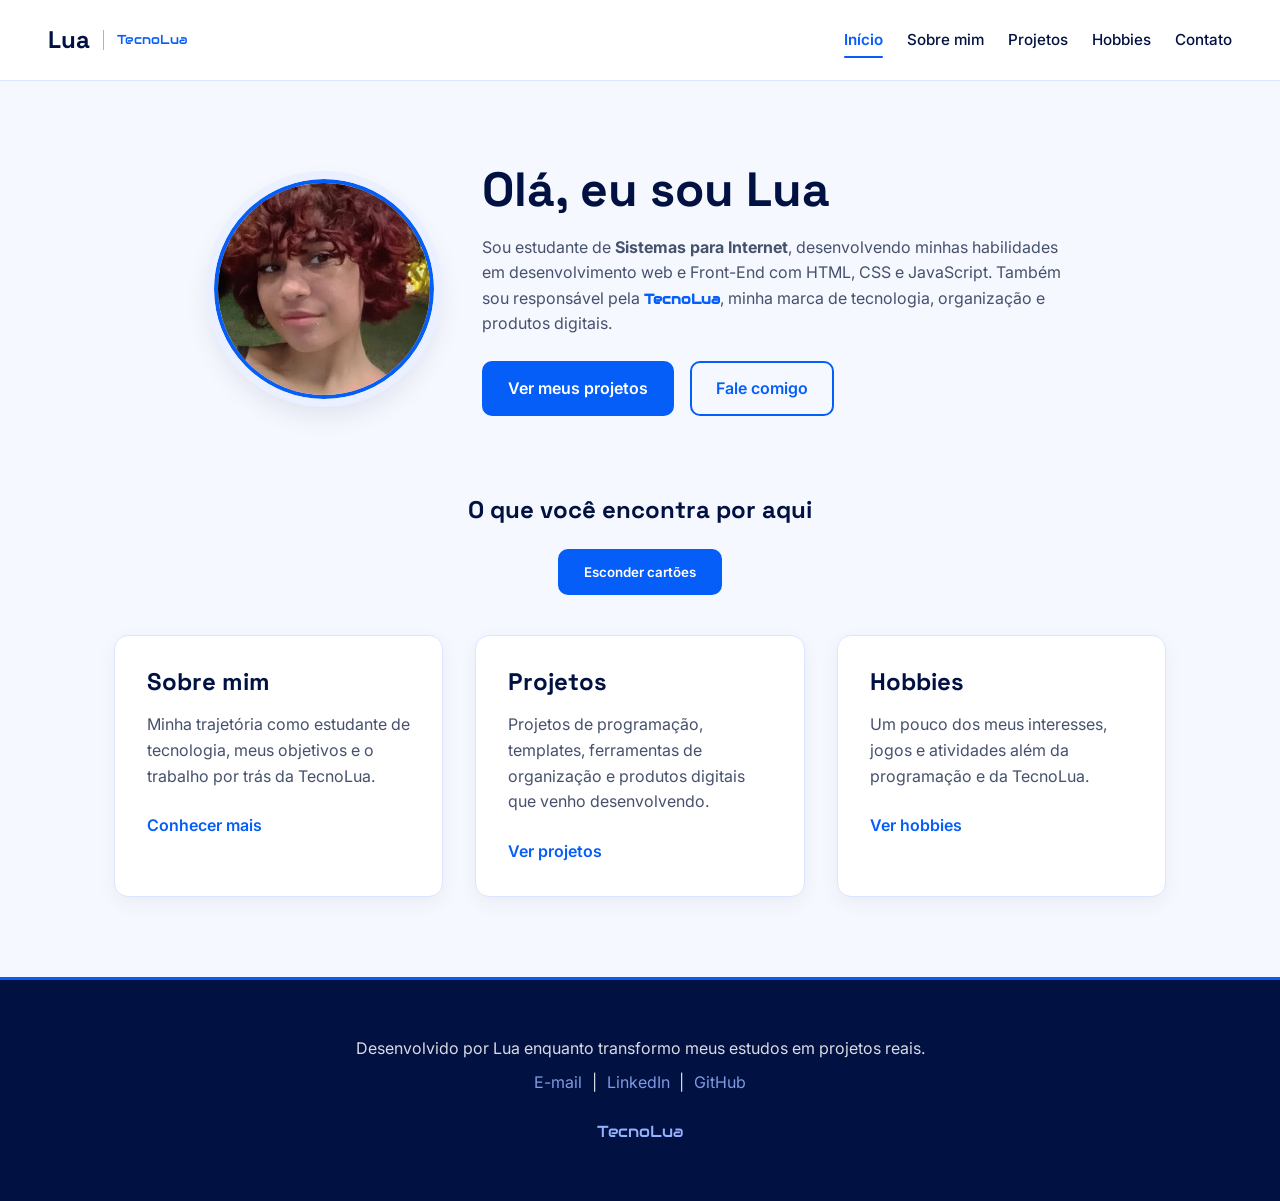
<file: index.html>
<!doctype html>
<html lang="pt-BR">

  <head>
    <!-- CONFIGURAÇÕES BÁSICAS DA PÁGINA -->
    <meta charset="UTF-8" />
    <meta name="viewport" content="width=device-width, initial-scale=1.0" />

    <!-- TÍTULO QUE APARECE NA ABA DO NAVEGADOR -->
    <title>Lua — Início</title>

    <!-- FONTES DO GOOGLE FONTS
         Audiowide = marca TecnoLua
         Space Grotesk = títulos
         Inter = textos e interface
    -->
    <link rel="preconnect" href="https://fonts.googleapis.com">
    <link rel="preconnect" href="https://fonts.gstatic.com" crossorigin>
    <link
      href="https://fonts.googleapis.com/css2?family=Audiowide&family=Inter:wght@400;500;600&family=Space+Grotesk:wght@500;600;700&display=swap"
      rel="stylesheet"
    >

    <!-- ARQUIVO DE ESTILOS DO SITE -->
    <link rel="stylesheet" href="style.css">
  </head>

  <body>

    <!-- =========================
         CABEÇALHO / MENU
    ========================== -->
    <header class="cabecalho">

      <!-- IDENTIDADE DO SITE
           Lua = nome pessoal
           TecnoLua = marca
      -->
      <a href="index.html" class="logo">
        <span class="logo-lua">Lua</span>
        <span class="logo-tecnolua">TecnoLua</span>
      </a>

      <!-- MENU DE NAVEGAÇÃO -->
      <nav class="menu">
        <a href="index.html" class="ativo" aria-current="page">Início</a>
        <a href="sobre-mim.html">Sobre mim</a>
        <a href="projetos.html">Projetos</a>
        <a href="hobbies.html">Hobbies</a>
        <a href="contato.html">Contato</a>
      </nav>

    </header>

    <!-- =========================
         APRESENTAÇÃO PRINCIPAL
    ========================== -->
    <section class="apresentacao">

      <!-- FOTO DE PERFIL
           Depois você pode substituir o link abaixo pela sua foto.
      -->
      <img
        src="assets/Foto perfil.jpg"
        alt="Foto de Lua"
      >

      <!-- TEXTO PRINCIPAL DA APRESENTAÇÃO -->
      <div class="apresentacao-texto">

        <h1>Olá, eu sou Lua</h1>

        <p>
          Sou estudante de <strong>Sistemas para Internet</strong>,
          desenvolvendo minhas habilidades em desenvolvimento web e
          Front-End com HTML, CSS e JavaScript.
          Também sou responsável pela
          <strong class="texto-tecnolua">TecnoLua</strong>,
          minha marca de tecnologia, organização e produtos digitais.
        </p>

        <!-- BOTÕES DA APRESENTAÇÃO -->
        <div class="apresentacao-botoes">

          <a href="projetos.html" class="botao">
            Ver meus projetos
          </a>

          <a href="contato.html" class="botao botao-vazado">
            Fale comigo
          </a>

        </div>

      </div>
    </section>

    <!-- =========================
         TÍTULO DOS DESTAQUES
    ========================== -->
    <h2 class="titulo-secao">
      O que você encontra por aqui
    </h2>

    <!-- =========================
         CARDS DE DESTAQUE
    ========================== -->

    <!-- BOTÃO DE MOSTRAR/ESCONDER OS CARTÕES -->
<div class="acao-destaques">
  <button id="botao-destaques" class="botao">
    Esconder cartões
  </button>
</div>

    <section class="destaques" id="secao-destaques">

      <!-- CARD: SOBRE MIM -->
      <div class="bloco">

        <h2>Sobre mim</h2>

        <p>
          Minha trajetória como estudante de tecnologia,
          meus objetivos e o trabalho por trás da TecnoLua.
        </p>

        <a href="sobre-mim.html">
          Conhecer mais
        </a>

      </div>

      <!-- CARD: PROJETOS -->
      <div class="bloco">

        <h2>Projetos</h2>

        <p>
          Projetos de programação, templates, ferramentas de organização
          e produtos digitais que venho desenvolvendo.
        </p>

        <a href="projetos.html">
          Ver projetos
        </a>

      </div>

      <!-- CARD: HOBBIES -->
      <div class="bloco">

        <h2>Hobbies</h2>

        <p>
          Um pouco dos meus interesses, jogos e atividades
          além da programação e da TecnoLua.
        </p>

        <a href="hobbies.html">
          Ver hobbies
        </a>

      </div>

    </section>

    <!-- =========================
         RODAPÉ
    ========================== -->
    <footer>

      <p>
        Desenvolvido por Lua enquanto transformo meus estudos
        em projetos reais.
      </p>

      <!-- LINKS PROFISSIONAIS
           Substitua "#" pelos links reais quando desejar.
      -->
      <p>
        <a href="mailto:contato@tecnolua.com">E-mail</a> |
        <a href="https://www.linkedin.com/in/maria-eduarda-da-silva-souza-b3b988231/">LinkedIn</a> |
        <a href="https://github.com/LuuTsuk">GitHub</a>
      </p>

      <!-- ASSINATURA DA MARCA -->
      <p class="assinatura-tecnolua">
        TecnoLua
      </p>

    </footer>

    <script src="script.js"></script>
  </body>
</html>
</file>
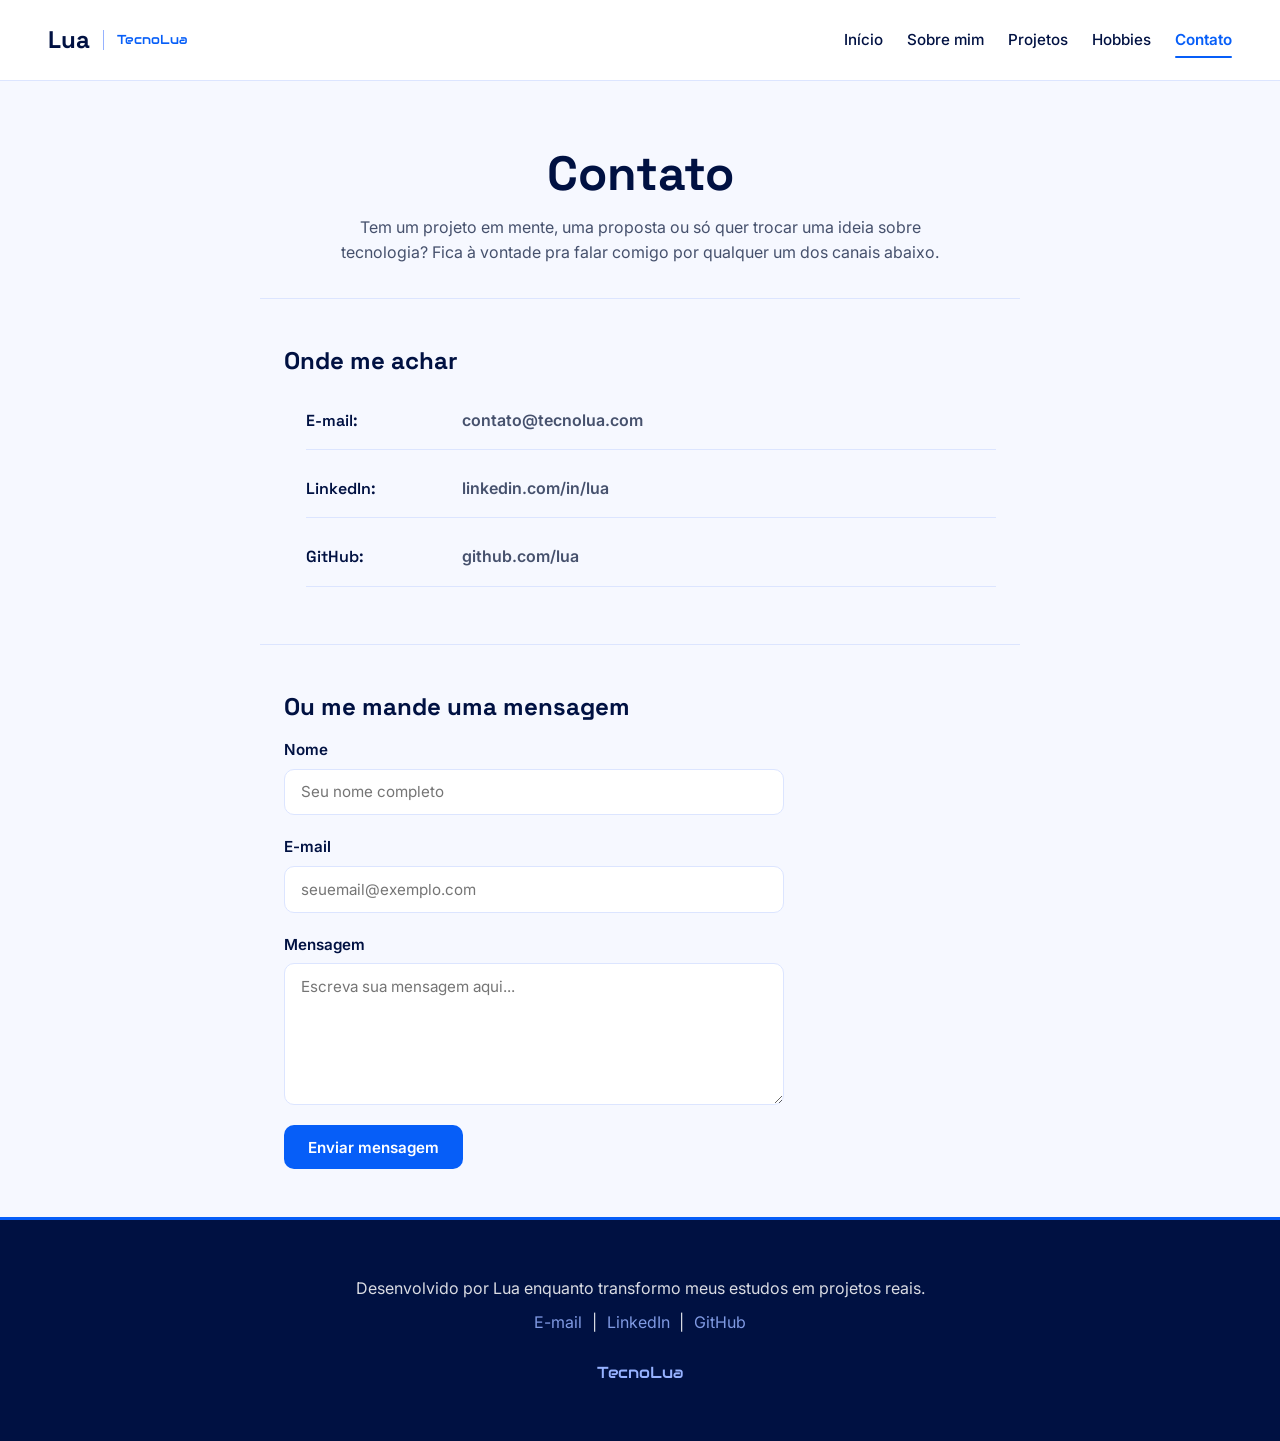
<file: contato.html>
<!doctype html>
<html lang="pt-BR">

  <head>
    <meta charset="UTF-8" />
    <meta name="viewport" content="width=device-width, initial-scale=1.0" />

    <title>Lua — Contato</title>

    <link rel="preconnect" href="https://fonts.googleapis.com">
    <link rel="preconnect" href="https://fonts.gstatic.com" crossorigin>
    <link
      href="https://fonts.googleapis.com/css2?family=Audiowide&family=Inter:wght@400;500;600&family=Space+Grotesk:wght@500;600;700&display=swap"
      rel="stylesheet"
    >

    <link rel="stylesheet" href="style.css">
  </head>

  <body>

    <!-- =========================
         CABEÇALHO / MENU
    ========================== -->
    <header class="cabecalho">

      <a href="index.html" class="logo">
        <span class="logo-lua">Lua</span>
        <span class="logo-tecnolua">TecnoLua</span>
      </a>

      <nav class="menu">
        <a href="index.html">Início</a>
        <a href="sobre-mim.html">Sobre mim</a>
        <a href="projetos.html">Projetos</a>
        <a href="hobbies.html">Hobbies</a>
        <a href="contato.html" class="ativo" aria-current="page">Contato</a>
      </nav>

    </header>

    <main>

      <!-- =========================
           TOPO DA PÁGINA
      ========================== -->
      <section class="topo">
        <h1>Contato</h1>
        <p>
          Tem um projeto em mente, uma proposta ou só quer trocar uma ideia
          sobre tecnologia? Fica à vontade pra falar comigo por qualquer um
          dos canais abaixo.
        </p>
      </section>

      <!-- =========================
           ONDE ME ACHAR
      ========================== -->
      <section class="conteudo">

        <h2>Onde me achar</h2>

        <ul class="lista-contato">

          <li>
            <span class="contato-canal">E-mail:</span>
            <a href="mailto:contato@tecnolua.com" class="contato-valor">
              contato@tecnolua.com
            </a>
          </li>

          <li>
            <span class="contato-canal">LinkedIn:</span>
            <!-- Substitua # pelo link real do seu perfil -->
            <a href="https://www.linkedin.com/in/maria-eduarda-da-silva-souza-b3b988231/" class="contato-valor">
              linkedin.com/in/lua
            </a>
          </li>

          <li>
            <span class="contato-canal">GitHub:</span>
            <!-- Substitua # pelo link real do seu perfil -->
            <a href="https://github.com/LuuTsuk" class="contato-valor">
              github.com/lua
            </a>
          </li>

        </ul>

      </section>

      <!-- =========================
           FORMULÁRIO DE CONTATO
      ========================== -->
      <section class="conteudo">

        <h2>Ou me mande uma mensagem</h2>

        <form class="formulario-contato">

          <div class="campo-formulario">
            <label for="nome">Nome</label>
            <input
              type="text"
              id="nome"
              name="nome"
              placeholder="Seu nome completo"
            >
          </div>

          <div class="campo-formulario">
            <label for="email">E-mail</label>
            <input
              type="email"
              id="email"
              name="email"
              placeholder="seuemail@exemplo.com"
            >
          </div>

          <div class="campo-formulario">
            <label for="mensagem">Mensagem</label>
            <textarea
              id="mensagem"
              name="mensagem"
              rows="6"
              placeholder="Escreva sua mensagem aqui..."
            ></textarea>
          </div>

          <button type="submit" class="botao">
            Enviar mensagem
          </button>

        </form>

      </section>

    </main>

    <!-- =========================
         RODAPÉ
    ========================== -->
    <footer>

      <p>
        Desenvolvido por Lua enquanto transformo meus estudos
        em projetos reais.
      </p>

      <p>
        <a href="mailto:contato@tecnolua.com">E-mail</a> |
        <a href="https://www.linkedin.com/in/maria-eduarda-da-silva-souza-b3b988231/">LinkedIn</a> |
        <a href="https://github.com/LuuTsuk">GitHub</a>
      </p>

      <p class="assinatura-tecnolua">
        TecnoLua
      </p>

    </footer>
    
    <!-- SCRIPT DO SITE -->
  <script src="script.js"></script>
  </body>
</html>
</file>
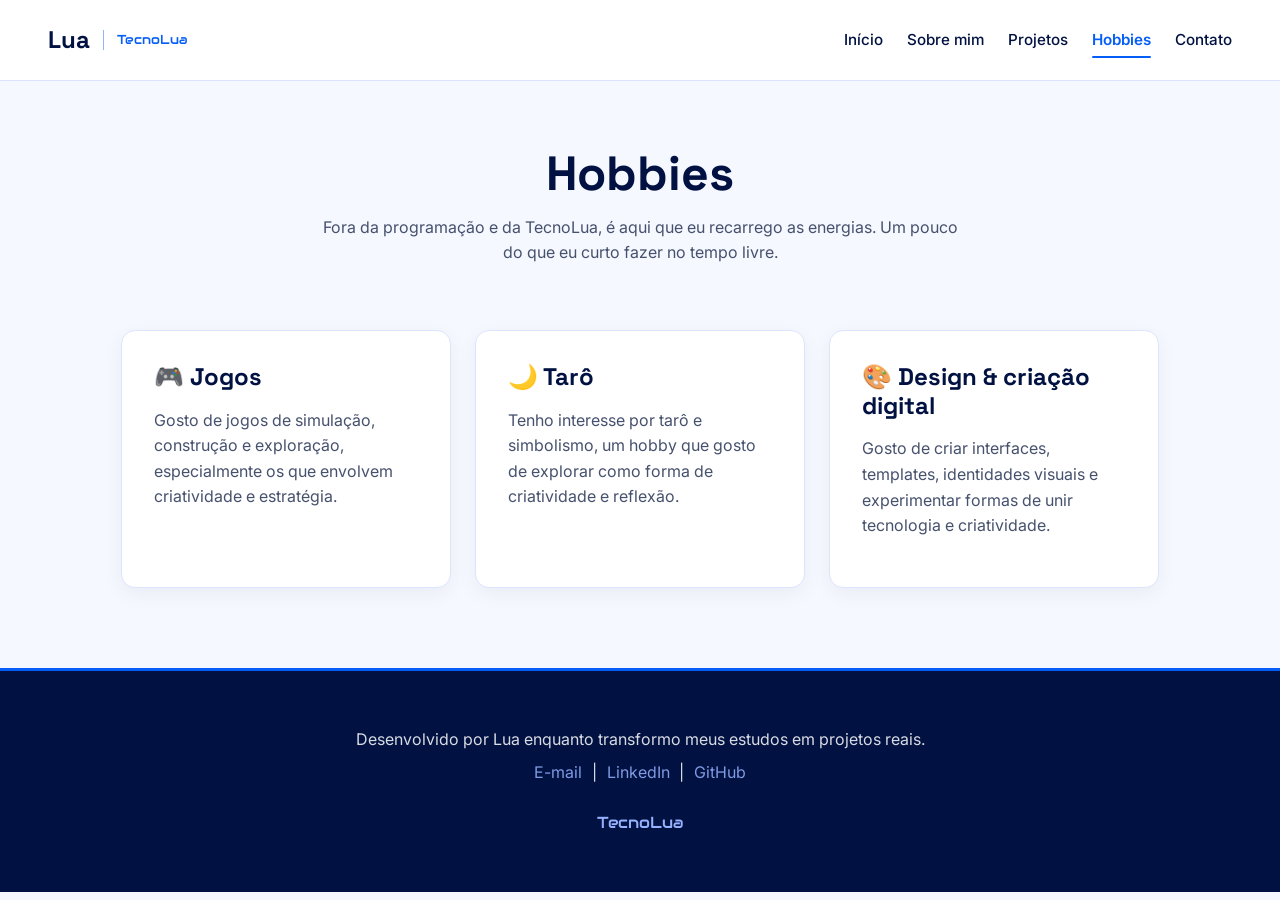
<file: hobbies.html>
<!doctype html>
<html lang="pt-BR">

  <head>
    <meta charset="UTF-8" />
    <meta name="viewport" content="width=device-width, initial-scale=1.0" />

    <title>Lua — Hobbies</title>

    <link rel="preconnect" href="https://fonts.googleapis.com">
    <link rel="preconnect" href="https://fonts.gstatic.com" crossorigin>
    <link
      href="https://fonts.googleapis.com/css2?family=Audiowide&family=Inter:wght@400;500;600&family=Space+Grotesk:wght@500;600;700&display=swap"
      rel="stylesheet"
    >

    <link rel="stylesheet" href="style.css">
  </head>

  <body>

    <!-- =========================
         CABEÇALHO / MENU
    ========================== -->
    <header class="cabecalho">

      <a href="index.html" class="logo">
        <span class="logo-lua">Lua</span>
        <span class="logo-tecnolua">TecnoLua</span>
      </a>

      <nav class="menu">
        <a href="index.html">Início</a>
        <a href="sobre-mim.html">Sobre mim</a>
        <a href="projetos.html">Projetos</a>
        <a href="hobbies.html" class="ativo" aria-current="page">Hobbies</a>
        <a href="contato.html">Contato</a>
      </nav>

    </header>

    <main>

      <!-- =========================
           TOPO DA PÁGINA
      ========================== -->
      <section class="topo">
        <h1>Hobbies</h1>
        <p>
          Fora da programação e da TecnoLua, é aqui que eu recarrego
          as energias. Um pouco do que eu curto fazer no tempo livre.
        </p>
      </section>

      <!-- =========================
           LISTA DE HOBBIES
      ========================== -->
     <section class="lista-hobbies">

  <!-- HOBBY: JOGOS -->
  <div class="bloco">
    <h2>🎮 Jogos</h2>
    <p>
      Gosto de jogos de simulação, construção e exploração,
      especialmente os que envolvem criatividade e estratégia.
    </p>
  </div>

  <!-- HOBBY: TARÔ -->
  <div class="bloco">
    <h2>🌙 Tarô</h2>
    <p>
      Tenho interesse por tarô e simbolismo, um hobby que gosto
      de explorar como forma de criatividade e reflexão.
    </p>
  </div>

  <!-- HOBBY: DESIGN & CRIAÇÃO DIGITAL -->
  <div class="bloco">
    <h2>🎨 Design &amp; criação digital</h2>
    <p>
      Gosto de criar interfaces, templates, identidades visuais
      e experimentar formas de unir tecnologia e criatividade.
    </p>
  </div>

</section>

    </main>

    <!-- =========================
         RODAPÉ
    ========================== -->
    <footer>

      <p>
        Desenvolvido por Lua enquanto transformo meus estudos
        em projetos reais.
      </p>

      <p>
        <a href="mailto:contato@tecnolua.com">E-mail</a> |
        <a href="https://www.linkedin.com/in/maria-eduarda-da-silva-souza-b3b988231/">LinkedIn</a> |
        <a href="https://github.com/LuuTsuk">GitHub</a>
      </p>

      <p class="assinatura-tecnolua">
        TecnoLua
      </p>

    </footer>

  </body>
</html>
</file>
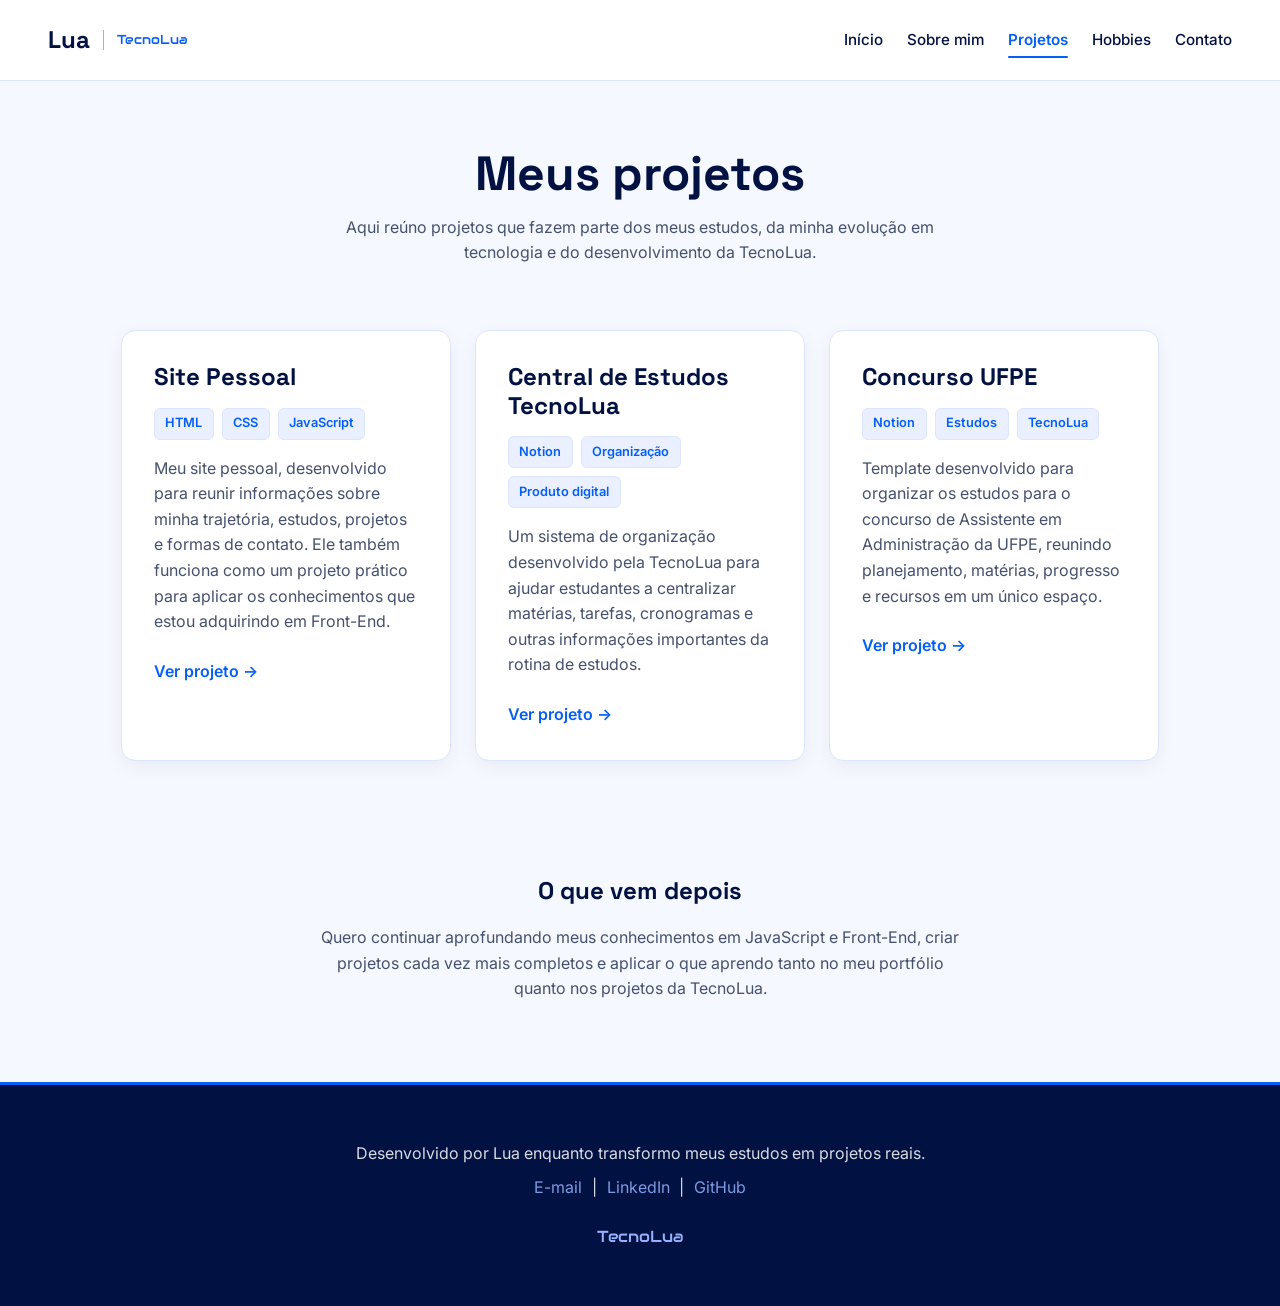
<file: projetos.html>
<!doctype html>
<html lang="pt-BR">

  <head>
    <!-- CONFIGURAÇÕES BÁSICAS -->
    <meta charset="UTF-8" />
    <meta name="viewport" content="width=device-width, initial-scale=1.0" />

    <!-- TÍTULO DA ABA -->
    <title>Lua — Projetos</title>


    <!-- FONTES DO SITE
         Audiowide = marca TecnoLua
         Space Grotesk = títulos
         Inter = textos
    -->
    <link rel="preconnect" href="https://fonts.googleapis.com">
    <link rel="preconnect" href="https://fonts.gstatic.com" crossorigin>

    <link
      href="https://fonts.googleapis.com/css2?family=Audiowide&family=Inter:wght@400;500;600&family=Space+Grotesk:wght@500;600;700&display=swap"
      rel="stylesheet"
    >


    <!-- ARQUIVO CSS -->
    <link rel="stylesheet" href="style.css">
  </head>


  <body>

    <!-- =========================
         CABEÇALHO / MENU
    ========================== -->
    <header class="cabecalho">

      <!-- IDENTIDADE LUA + TECNOLUA -->
      <a href="index.html" class="logo">

        <span class="logo-lua">
          Lua
        </span>

        <span class="logo-tecnolua">
          TecnoLua
        </span>

      </a>


      <!-- MENU DE NAVEGAÇÃO -->
      <nav class="menu">

        <a href="index.html">
          Início
        </a>

        <a href="sobre-mim.html">
          Sobre mim
        </a>

        <a
          href="projetos.html"
          class="ativo"
          aria-current="page"
        >
          Projetos
        </a>

        <a href="hobbies.html">
          Hobbies
        </a>

        <a href="contato.html">
          Contato
        </a>

      </nav>

    </header>


    <!-- CONTEÚDO PRINCIPAL DA PÁGINA -->
    <main>


      <!-- =========================
           TOPO DA PÁGINA
      ========================== -->
      <section class="topo">

        <h1>
          Meus projetos
        </h1>

        <p>
          Aqui reúno projetos que fazem parte dos meus estudos,
          da minha evolução em tecnologia e do desenvolvimento
          da TecnoLua.
        </p>

      </section>


      <!-- =========================
           LISTA DE PROJETOS
      ========================== -->
      <section class="lista-projetos">


        <!-- PROJETO 01: SITE PESSOAL -->
        <div class="bloco">

          <h2>
            Site Pessoal
          </h2>

          <!-- TECNOLOGIAS USADAS -->
          <ul>
            <li>HTML</li>
            <li>CSS</li>
            <li>JavaScript</li>
          </ul>

          <p>
            Meu site pessoal, desenvolvido para reunir informações
            sobre minha trajetória, estudos, projetos e formas de contato.
            Ele também funciona como um projeto prático para aplicar
            os conhecimentos que estou adquirindo em Front-End.
          </p>

          <a href="index.html">
            Ver projeto →
          </a>

        </div>


        <!-- PROJETO 02: CENTRAL DE ESTUDOS -->
        <div class="bloco">

          <h2>
            Central de Estudos TecnoLua
          </h2>

          <!-- ÁREAS E FERRAMENTAS RELACIONADAS AO PROJETO -->
          <ul>
            <li>Notion</li>
            <li>Organização</li>
            <li>Produto digital</li>
          </ul>

          <p>
            Um sistema de organização desenvolvido pela TecnoLua
            para ajudar estudantes a centralizar matérias,
            tarefas, cronogramas e outras informações importantes
            da rotina de estudos.
          </p>

          <!-- Substitua # pelo link real do projeto quando desejar -->
          <a href="https://go.hotmart.com/V107544510X">
            Ver projeto →
          </a>

        </div>


        <!-- PROJETO 03: TEMPLATE PARA CONCURSO -->
        <div class="bloco">

          <h2>
            Concurso UFPE
          </h2>

          <!-- ÁREAS RELACIONADAS AO PROJETO -->
          <ul>
            <li>Notion</li>
            <li>Estudos</li>
            <li>TecnoLua</li>
          </ul>

          <p>
            Template desenvolvido para organizar os estudos
            para o concurso de Assistente em Administração da UFPE,
            reunindo planejamento, matérias, progresso e recursos
            em um único espaço.
          </p>

          <!-- Substitua # pelo link real do projeto quando desejar -->
          <a href="https://go.hotmart.com/V107544510X">
            Ver projeto →
          </a>

        </div>

      </section>


      <!-- =========================
           PRÓXIMOS PASSOS
      ========================== -->
      <section class="proximos-passos">

        <h2>
          O que vem depois
        </h2>

        <p>
          Quero continuar aprofundando meus conhecimentos em
          JavaScript e Front-End, criar projetos cada vez mais
          completos e aplicar o que aprendo tanto no meu portfólio
          quanto nos projetos da TecnoLua.
        </p>

      </section>

    </main>


    <!-- =========================
         RODAPÉ
    ========================== -->
    <footer>

      <p>
        Desenvolvido por Lua enquanto transformo meus estudos
        em projetos reais.
      </p>

      <!-- LINKS PROFISSIONAIS -->
      <p>

        <a href="mailto:contato@tecnolua.com">
          E-mail
        </a>

        |

        <a href="https://www.linkedin.com/in/maria-eduarda-da-silva-souza-b3b988231/">
          LinkedIn
        </a>

        |

        <a href="https://github.com/LuuTsuk">
          GitHub
        </a>

      </p>

      <!-- ASSINATURA TECNOLUA -->
      <p class="assinatura-tecnolua">
        TecnoLua
      </p>

    </footer>

  </body>
</html>
</file>
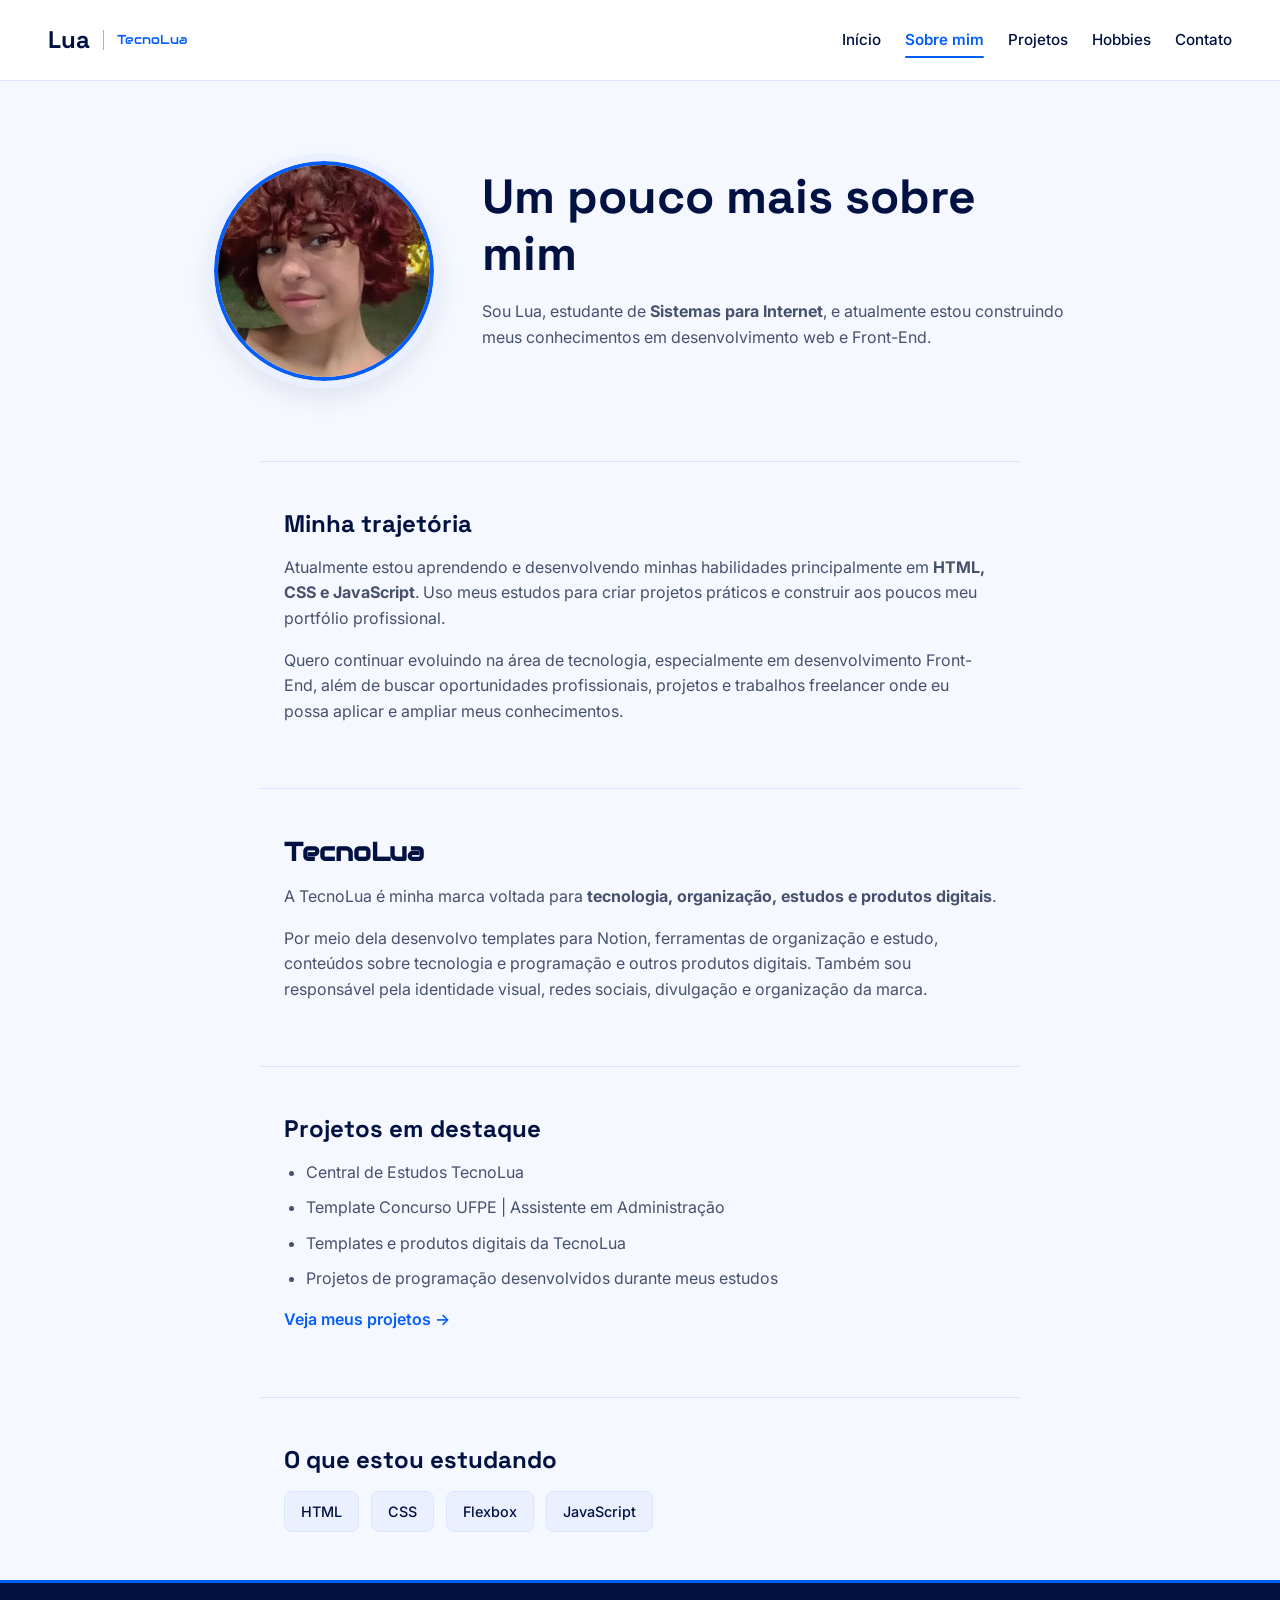
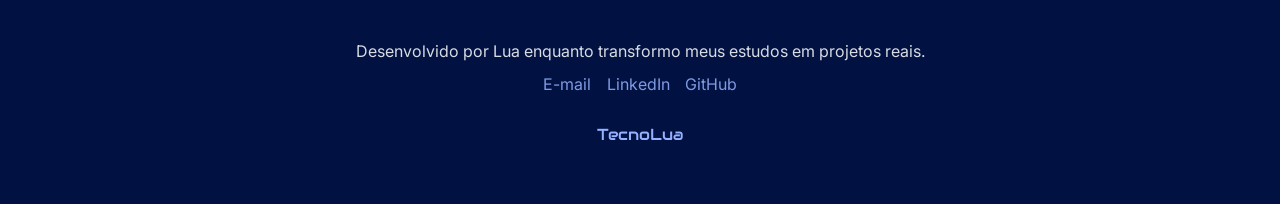
<file: sobre-mim.html>
<!doctype html>
<html lang="pt-BR">

  <head>
    <!-- CONFIGURAÇÕES BÁSICAS DA PÁGINA -->
    <meta charset="UTF-8" />
    <meta name="viewport" content="width=device-width, initial-scale=1.0" />

    <!-- TÍTULO DA ABA DO NAVEGADOR -->
    <title>Lua — Sobre mim</title>

    <!-- FONTES UTILIZADAS NO SITE
         Audiowide = TecnoLua
         Space Grotesk = títulos
         Inter = textos
    -->
    <link rel="preconnect" href="https://fonts.googleapis.com">
    <link rel="preconnect" href="https://fonts.gstatic.com" crossorigin>

    <link
      href="https://fonts.googleapis.com/css2?family=Audiowide&family=Inter:wght@400;500;600&family=Space+Grotesk:wght@500;600;700&display=swap"
      rel="stylesheet"
    >

    <!-- ARQUIVO CSS -->
    <link rel="stylesheet" href="style.css">
  </head>

  <body>

    <!-- =========================
         CABEÇALHO / MENU
    ========================== -->
    <header class="cabecalho">

      <!-- IDENTIDADE LUA + TECNOLUA -->
      <a href="index.html" class="logo">

        <span class="logo-lua">
          Lua
        </span>

        <span class="logo-tecnolua">
          TecnoLua
        </span>

      </a>

      <!-- MENU DE NAVEGAÇÃO -->
      <nav class="menu">

        <a href="index.html">
          Início
        </a>

        <a
          href="sobre-mim.html"
          class="ativo"
          aria-current="page"
        >
          Sobre mim
        </a>

        <a href="projetos.html">
          Projetos
        </a>

        <a href="hobbies.html">
          Hobbies
        </a>

        <a href="contato.html">
          Contato
        </a>

      </nav>

    </header>

    <!-- =========================
         APRESENTAÇÃO
    ========================== -->
    <section class="apresentacao">

      <!-- FOTO DE PERFIL -->
      <img
        src="assets/Foto perfil.jpg"
        alt="Foto de Lua"
      >

      <!-- TEXTO DE APRESENTAÇÃO -->
      <div class="apresentacao-texto">

        <h1>
          Um pouco mais sobre mim
        </h1>

        <p>
          Sou Lua, estudante de
          <strong>Sistemas para Internet</strong>,
          e atualmente estou construindo meus conhecimentos
          em desenvolvimento web e Front-End.
        </p>

      </div>

    </section>

    <!-- =========================
         SEÇÃO: SOBRE MIM
    ========================== -->
    <section class="conteudo">

      <h2>Minha trajetória</h2>

      <p>
        Atualmente estou aprendendo e desenvolvendo minhas habilidades
        principalmente em <strong>HTML, CSS e JavaScript</strong>.
        Uso meus estudos para criar projetos práticos e construir
        aos poucos meu portfólio profissional.
      </p>

      <p>
        Quero continuar evoluindo na área de tecnologia,
        especialmente em desenvolvimento Front-End, além de buscar
        oportunidades profissionais, projetos e trabalhos freelancer
        onde eu possa aplicar e ampliar meus conhecimentos.
      </p>

    </section>

    <!-- =========================
         SEÇÃO: TECNOLUA
    ========================== -->
    <section class="conteudo">

      <h2 class="titulo-tecnolua">
        TecnoLua
      </h2>

      <p>
        A TecnoLua é minha marca voltada para
        <strong>tecnologia, organização, estudos e produtos digitais</strong>.
      </p>

      <p>
        Por meio dela desenvolvo templates para Notion,
        ferramentas de organização e estudo, conteúdos sobre tecnologia
        e programação e outros produtos digitais.
        Também sou responsável pela identidade visual, redes sociais,
        divulgação e organização da marca.
      </p>

    </section>

    <!-- =========================
         SEÇÃO: PROJETOS EM DESTAQUE
    ========================== -->
    <section class="conteudo">

      <h2>
        Projetos em destaque
      </h2>

      <ul>
        <li>
          Central de Estudos TecnoLua
        </li>

        <li>
          Template Concurso UFPE | Assistente em Administração
        </li>

        <li>
          Templates e produtos digitais da TecnoLua
        </li>

        <li>
          Projetos de programação desenvolvidos durante meus estudos
        </li>
      </ul>

      <p>
        <a href="projetos.html">
          Veja meus projetos →
        </a>
      </p>

    </section>

    <!-- =========================
         SEÇÃO: TECNOLOGIAS ESTUDADAS
    ========================== -->
    <section class="conteudo">

      <h2>
        O que estou estudando
      </h2>

      <!-- LISTA EM FORMATO DE TAGS -->
      <ul class="lista-tags">

        <li>HTML</li>

        <li>CSS</li>

        <li>Flexbox</li>

        <li>JavaScript</li>

      </ul>

    </section>

    <!-- =========================
         RODAPÉ
    ========================== -->
    <footer>

      <p>
        Desenvolvido por Lua enquanto transformo meus estudos
        em projetos reais.
      </p>

      <!-- LINKS PROFISSIONAIS -->
      <p>

        <a href="mailto:contato@tecnolua.com">
          E-mail
        </a>

        <a href="https://www.linkedin.com/in/maria-eduarda-da-silva-souza-b3b988231/">
          LinkedIn
        </a>

        <a href="https://github.com/LuuTsuk">
          GitHub
        </a>

      </p>

      <!-- ASSINATURA DA MARCA -->
      <p class="assinatura-tecnolua">
        TecnoLua
      </p>

    </footer>

  </body>
</html>
</file>
<file: style.css>
/* =========================================================
   1. VARIÁVEIS GERAIS DO SITE

   Aqui ficam as cores e fontes principais.
   Usar variáveis facilita alterar a identidade do site depois.
========================================================= */

:root {

    /* CORES OFICIAIS DA TECNOLUA */

    --azul-escuro: #001142;
    --azul-principal: #065EF8;
    --azul-claro: #96B2FF;

    --branco: #FFFFFF;
    --preto: #000000;


    /* CORES DERIVADAS PARA A INTERFACE

       São tons claros derivados da identidade para evitar
       que todas as áreas do site fiquem muito carregadas.
    */

    --cor-fundo: #F6F8FF;
    --cor-superficie: #FFFFFF;

    --cor-texto: #001142;
    --cor-texto-secundario: #46516D;

    --cor-borda: #DCE5FF;
    --cor-destaque-clara: #EAF0FF;


    /* FONTES

       Audiowide = TecnoLua
       Space Grotesk = títulos
       Inter = textos e interface
    */

    --fonte-marca: 'Audiowide', sans-serif;
    --fonte-titulo: 'Space Grotesk', sans-serif;
    --fonte-texto: 'Inter', sans-serif;
}


/* =========================================================
   2. CONFIGURAÇÕES GERAIS DA PÁGINA
========================================================= */

* {
    box-sizing: border-box;
}

/* Campos de formulário não herdam a fonte do site por padrão,
   então forçamos a herança aqui, uma vez só, pra todo o site */

input,
textarea,
button,
select {
    font-family: inherit;
}


/* BODY = estrutura visual geral de todas as páginas */

body {
    margin: 0;

    background-color: var(--cor-fundo);

    color: var(--cor-texto);

    font-family: var(--fonte-texto);

    line-height: 1.6;
}


/* =========================================================
   3. TÍTULOS
========================================================= */

h1,
h2,
h3 {
    font-family: var(--fonte-titulo);

    color: var(--azul-escuro);

    line-height: 1.2;
}


/* TÍTULOS PRINCIPAIS */

h1 {
    font-size: clamp(2rem, 5vw, 3rem);
}


/* =========================================================
   4. LINKS
========================================================= */

a {
    color: var(--azul-principal);

    text-decoration: none;

    transition: color 0.2s ease;
}


a:hover {
    color: var(--azul-escuro);
}


/* =========================================================
   5. IMAGENS
========================================================= */

img {
    max-width: 100%;

    height: auto;

    display: block;
}


/* =========================================================
   6. CABEÇALHO
========================================================= */

.cabecalho {
    display: flex;

    justify-content: space-between;

    align-items: center;

    padding: 1.3rem 3rem;

    background-color: var(--branco);

    border-bottom: 1px solid var(--cor-borda);
}


/* =========================================================
   7. LOGO LUA + TECNOLUA
========================================================= */

.logo {
    display: flex;

    align-items: center;

    gap: 0.8rem;

    text-decoration: none;
}


/* Nome pessoal */

.logo-lua {
    font-family: var(--fonte-titulo);

    font-size: 1.5rem;

    font-weight: 700;

    color: var(--azul-escuro);
}


/* Nome da marca TecnoLua */

.logo-tecnolua {
    font-family: var(--fonte-marca);

    font-size: 0.8rem;

    color: var(--azul-principal);

    padding-left: 0.8rem;

    border-left: 1px solid var(--azul-claro);
}


/* =========================================================
   8. MENU DE NAVEGAÇÃO
========================================================= */

.menu {
    display: flex;

    gap: 1.5rem;
}


.menu a {
    font-family: var(--fonte-texto);

    color: var(--azul-escuro);

    text-decoration: none;

    font-size: 0.95rem;

    font-weight: 500;

    position: relative;
}


/* Mudança de cor quando o mouse passa pelo link */

.menu a:hover {
    color: var(--azul-principal);
}


/* Página atualmente selecionada */

.menu a.ativo {
    color: var(--azul-principal);

    font-weight: 600;
}


/* Pequena linha azul abaixo da página ativa */

.menu a.ativo::after {
    content: "";

    position: absolute;

    left: 0;

    bottom: -6px;

    width: 100%;

    height: 2px;

    background-color: var(--azul-principal);

    border-radius: 2px;
}


/* =========================================================
   9. APRESENTAÇÃO PRINCIPAL
========================================================= */

.apresentacao {
    display: flex;

    align-items: center;

    gap: 3rem;

    max-width: 900px;

    margin: 0 auto;

    padding: 5rem 1.5rem;
}


/* =========================================================
   10. FOTO DA APRESENTAÇÃO
========================================================= */

.apresentacao img {
    width: 220px;

    height: 220px;

    border-radius: 50%;

    object-fit: cover;

    flex-shrink: 0;

    /* Borda utilizando o azul principal da TecnoLua */
    border: 4px solid var(--azul-principal);

    /* Pequena borda externa clara */
    outline: 8px solid var(--cor-destaque-clara);

    /* Sombra discreta */
    box-shadow: 0 12px 30px rgba(0, 17, 66, 0.12);
}


/* =========================================================
   11. TEXTO DA APRESENTAÇÃO
========================================================= */

.apresentacao-texto h1 {
    margin-top: 0;

    margin-bottom: 1rem;

    color: var(--azul-escuro);
}


.apresentacao-texto p {
    color: var(--cor-texto-secundario);

    margin-bottom: 1.5rem;

    max-width: 600px;
}


/* Destaque do nome TecnoLua dentro dos textos */

.texto-tecnolua {
    font-family: var(--fonte-marca);

    color: var(--azul-principal);

    font-size: 0.9em;
}


/* =========================================================
   12. BOTÕES DA APRESENTAÇÃO
========================================================= */

.apresentacao-botoes {
    display: flex;

    gap: 1rem;

    flex-wrap: wrap;
}


/* BOTÃO PRINCIPAL */

.botao {
    display: inline-block;

    padding: 0.8rem 1.5rem;

    border-radius: 10px;

    background-color: var(--azul-principal);

    color: var(--branco);

    text-decoration: none;

    font-family: var(--fonte-texto);

    font-weight: 600;

    border: 2px solid var(--azul-principal);

    transition:
        background-color 0.2s ease,
        color 0.2s ease,
        transform 0.2s ease,
        box-shadow 0.2s ease;
}


/* Efeito ao passar o mouse */

.botao:hover {
    background-color: var(--azul-escuro);

    border-color: var(--azul-escuro);

    color: var(--branco);

    transform: translateY(-2px);

    box-shadow: 0 8px 18px rgba(0, 17, 66, 0.15);
}


/* BOTÃO SECUNDÁRIO / VAZADO */

.botao-vazado {
    background-color: transparent;

    color: var(--azul-principal);
}


.botao-vazado:hover {
    background-color: var(--cor-destaque-clara);

    color: var(--azul-escuro);

    border-color: var(--azul-principal);
}


/* =========================================================
   13. TÍTULO DA SEÇÃO DE DESTAQUES
========================================================= */

.titulo-secao {
    max-width: 1100px;

    margin: 0 auto;

    padding: 0 1.5rem;

    text-align: center;

    color: var(--azul-escuro);
}


/* =========================================================
   14. ÁREA DOS CARDS DA PÁGINA INICIAL
========================================================= */

.destaques {
    display: grid;

    grid-template-columns: repeat(3, 1fr);

    gap: 2rem;

    max-width: 1100px;

    margin: 0 auto;

    padding: 2.5rem 1.5rem 5rem;
}


/* =========================================================
   15. CARD PADRÃO

   A classe .bloco também é utilizada na página de projetos.
========================================================= */

.bloco {
    background-color: var(--cor-superficie);

    border: 1px solid var(--cor-borda);

    border-radius: 14px;

    padding: 2rem;

    color: var(--cor-texto);

    font-family: var(--fonte-texto);

    box-shadow: 0 6px 20px rgba(0, 17, 66, 0.05);

    transition:
        transform 0.25s ease,
        box-shadow 0.25s ease,
        border-color 0.25s ease;
}


.bloco h2 {
    font-family: var(--fonte-titulo);

    color: var(--azul-escuro);

    margin-top: 0;

    margin-bottom: 0.75rem;
}


.bloco p {
    color: var(--cor-texto-secundario);
}


/* Efeito de movimento do card */

.bloco:hover {
    transform: translateY(-5px);

    border-color: var(--azul-claro);

    box-shadow: 0 12px 28px rgba(0, 17, 66, 0.10);
}


/* Links dos cards */

.bloco a {
    display: inline-block;

    margin-top: 0.5rem;

    color: var(--azul-principal);

    font-weight: 600;
}


.bloco a:hover {
    color: var(--azul-escuro);
}


/* =========================================================
   16. CARDS DA PÁGINA INICIAL

   Antes o texto aparecia somente ao passar o mouse.
   Agora o conteúdo fica sempre visível.

   Isso melhora principalmente a experiência no celular,
   onde não existe "hover" como no computador.
========================================================= */

.destaques .bloco {
    min-height: 210px;
}


/* =========================================================
   17. SEÇÕES DE CONTEÚDO
   Utilizadas principalmente na página "Sobre mim".
========================================================= */

.conteudo {
    max-width: 760px;

    margin: 0 auto;

    padding: 3rem 1.5rem;

    border-top: 1px solid var(--cor-borda);
}


.conteudo h2 {
    color: var(--azul-escuro);

    margin-top: 0;

    margin-bottom: 1rem;
}


.conteudo p {
    color: var(--cor-texto-secundario);

    margin-bottom: 1rem;
}


/* Links dentro das seções */

.conteudo a {
    font-weight: 600;
}


/* =========================================================
   18. TÍTULO TECNOLUA
   Usa a fonte oficial da marca.
========================================================= */

.titulo-tecnolua {
    font-family: var(--fonte-marca);

    color: var(--azul-principal);

    font-size: 1.6rem;
}


/* =========================================================
   19. LISTAS NORMAIS
========================================================= */

.conteudo ul:not(.lista-tags) {
    color: var(--cor-texto-secundario);

    padding-left: 1.4rem;
}


.conteudo ul:not(.lista-tags) li {
    margin-bottom: 0.6rem;
}


/* =========================================================
   20. TAGS DE TECNOLOGIAS
========================================================= */

.lista-tags {
    list-style: none;

    margin: 0;

    padding: 0;

    display: flex;

    flex-wrap: wrap;

    gap: 0.75rem;
}


.lista-tags li {
    background-color: var(--cor-destaque-clara);

    color: var(--azul-escuro);

    padding: 0.5rem 1rem;

    border-radius: 8px;

    border: 1px solid var(--cor-borda);

    font-family: var(--fonte-texto);

    font-size: 0.9rem;

    font-weight: 500;
}


/* =========================================================
   21. RODAPÉ
========================================================= */

footer {
    text-align: center;

    background-color: var(--azul-escuro);

    border-top: 3px solid var(--azul-principal);

    padding: 3rem 1.5rem;

    font-family: var(--fonte-texto);

    color: var(--branco);
}


footer p {
    margin: 0.5rem 0;

    color: var(--branco);

    opacity: 0.85;
}


/* Links do rodapé */

footer a {
    color: var(--azul-claro);

    margin: 0 0.35rem;
}


footer a:hover {
    color: var(--branco);
}


/* Assinatura TecnoLua no rodapé */

.assinatura-tecnolua {
    font-family: var(--fonte-marca);

    color: var(--azul-claro);

    margin-top: 1.5rem;

    font-size: 1rem;

    opacity: 1;
}


/* =========================================================
   22. TOPO DA PÁGINA DE PROJETOS
========================================================= */

.topo {
    text-align: center;

    padding: 4rem 1rem 2rem;
}


.topo h1 {
    margin-top: 0;

    margin-bottom: 0.75rem;
}


.topo p {
    max-width: 650px;

    margin: 0 auto;

    color: var(--cor-texto-secundario);
}


/* =========================================================
   23. LISTA DE PROJETOS
========================================================= */

.lista-projetos {
    display: flex;

    flex-wrap: wrap;

    gap: 1.5rem;

    justify-content: center;

    max-width: 1100px;

    margin: 0 auto;

    padding: 2rem 1.5rem;
}


/* Tamanho individual de cada card */

.lista-projetos .bloco {
    flex: 1 1 280px;

    max-width: 330px;
}


/* =========================================================
   24. TECNOLOGIAS / CATEGORIAS DOS PROJETOS
========================================================= */

.lista-projetos .bloco ul {
    list-style: none;

    display: flex;

    flex-wrap: wrap;

    gap: 0.5rem;

    margin: 1rem 0;

    padding: 0;
}


.lista-projetos .bloco ul li {
    background-color: var(--cor-destaque-clara);

    color: var(--azul-principal);

    border: 1px solid var(--cor-borda);

    border-radius: 6px;

    padding: 0.3rem 0.65rem;

    font-size: 0.8rem;

    font-weight: 600;
}


/* =========================================================
   25. SEÇÃO "O QUE VEM DEPOIS"
========================================================= */

.proximos-passos {
    text-align: center;

    padding: 3rem 1rem 5rem;

    margin-top: 1rem;
}


.proximos-passos p {
    max-width: 650px;

    margin: 0 auto;

    color: var(--cor-texto-secundario);
}


/* =========================================================
   26. RESPONSIVIDADE

   Estas regras entram em funcionamento quando a tela
   tem 768px ou menos, como tablets e celulares.
========================================================= */

@media (max-width: 768px) {

    /* CABEÇALHO */

    .cabecalho {
        flex-direction: column;

        gap: 1.25rem;

        padding: 1.5rem 1rem;
    }


    /* LOGO */

    .logo {
        justify-content: center;
    }


    /* MENU */

    .menu {
        flex-wrap: wrap;

        justify-content: center;

        gap: 1rem;
    }


    /* APRESENTAÇÃO */

    .apresentacao {
        flex-direction: column;

        text-align: center;

        gap: 2rem;

        padding-top: 3rem;

        padding-bottom: 3rem;
    }


    /* Centraliza os botões */

    .apresentacao-botoes {
        justify-content: center;
    }


    /* CARDS DA PÁGINA INICIAL */

    .destaques {
        grid-template-columns: 1fr;

        max-width: 600px;
    }


    /* SEÇÕES INTERNAS */

    .conteudo,
    .apresentacao,
    .lista-projetos {
        padding-left: 1rem;

        padding-right: 1rem;
    }

}

/* =========================================================
   29. LISTA "ONDE ME ACHAR"
========================================================= */

.lista-contato {
    list-style: none;

    margin: 0;

    padding: 0;
}


.lista-contato li {
    display: flex;

    align-items: center;

    gap: 1rem;

    padding: 1rem 0;

    border-bottom: 1px solid var(--cor-borda);
}


/* Largura fixa faz todos os nomes de canal ocuparem
   a mesma coluna, alinhando os valores à direita */

.contato-canal {
    flex: 0 0 140px;

    font-family: var(--fonte-titulo);

    color: var(--azul-escuro);

    font-weight: 600;
}


.contato-valor {
    color: var(--cor-texto-secundario);
}


/* =========================================================
   28. FORMULÁRIO DE CONTATO
========================================================= */

.formulario-contato {
    display: flex;

    flex-direction: column;

    gap: 1.25rem;

    max-width: 500px;
}


.campo-formulario {
    display: flex;

    flex-direction: column;

    gap: 0.4rem;
}


.campo-formulario label {
    font-weight: 600;

    color: var(--azul-escuro);

    font-size: 0.95rem;
}


/* width: 100% garante que todos os campos
   fiquem com a mesma largura do formulário */

.campo-formulario input,
.campo-formulario textarea {
    width: 100%;

    font-size: 0.95rem;

    color: var(--cor-texto);

    padding: 0.8rem 1rem;

    border: 1px solid var(--cor-borda);

    border-radius: 10px;

    background-color: var(--cor-superficie);

    transition: border-color 0.2s ease, box-shadow 0.2s ease;
}


.campo-formulario textarea {
    resize: vertical;

    min-height: 140px;
}


/* Borda muda para a cor de destaque quando o campo está focado */

.campo-formulario input:focus,
.campo-formulario textarea:focus {
    outline: none;

    border-color: var(--azul-principal);

    box-shadow: 0 0 0 3px var(--cor-destaque-clara);
}


.formulario-contato .botao {
    align-self: flex-start;

    cursor: pointer;

    border: none;

    font-size: 0.95rem;
}

/* =========================================================
   29. AÇÃO DE MOSTRAR/ESCONDER CARTÕES
========================================================= */

.acao-destaques {
    max-width: 1100px;

    margin: 1.5rem auto 0;

    padding: 0 1.5rem;

    text-align: center;
}


/* Usada pelo JavaScript para ocultar a seção dos cartões */

.escondido {
    display: none;
}

/* =========================================================
   31. LISTA DE HOBBIES
========================================================= */

.lista-hobbies {
    display: flex;

    flex-wrap: wrap;

    gap: 1.5rem;

    justify-content: center;

    max-width: 1100px;

    margin: 0 auto;

    padding: 2rem 1.5rem 5rem;
}


.lista-hobbies .bloco {
    flex: 1 1 280px;

    max-width: 330px;
}

/* =========================================================
   31. CELULARES PEQUENOS
========================================================= */

@media (max-width: 480px) {

    /* FOTO */

    .apresentacao img {
        width: 180px;

        height: 180px;
    }


    /* BOTÕES OCUPAM MELHOR O ESPAÇO */

    .apresentacao-botoes {
        flex-direction: column;
    }


    .botao {
        width: 100%;

        text-align: center;
    }


    /* LOGO TECNOLUA */

    .logo-tecnolua {
        font-size: 0.7rem;
    }


    /* MENU UM POUCO MENOR */

    .menu a {
        font-size: 0.9rem;
    }

}
</file>
